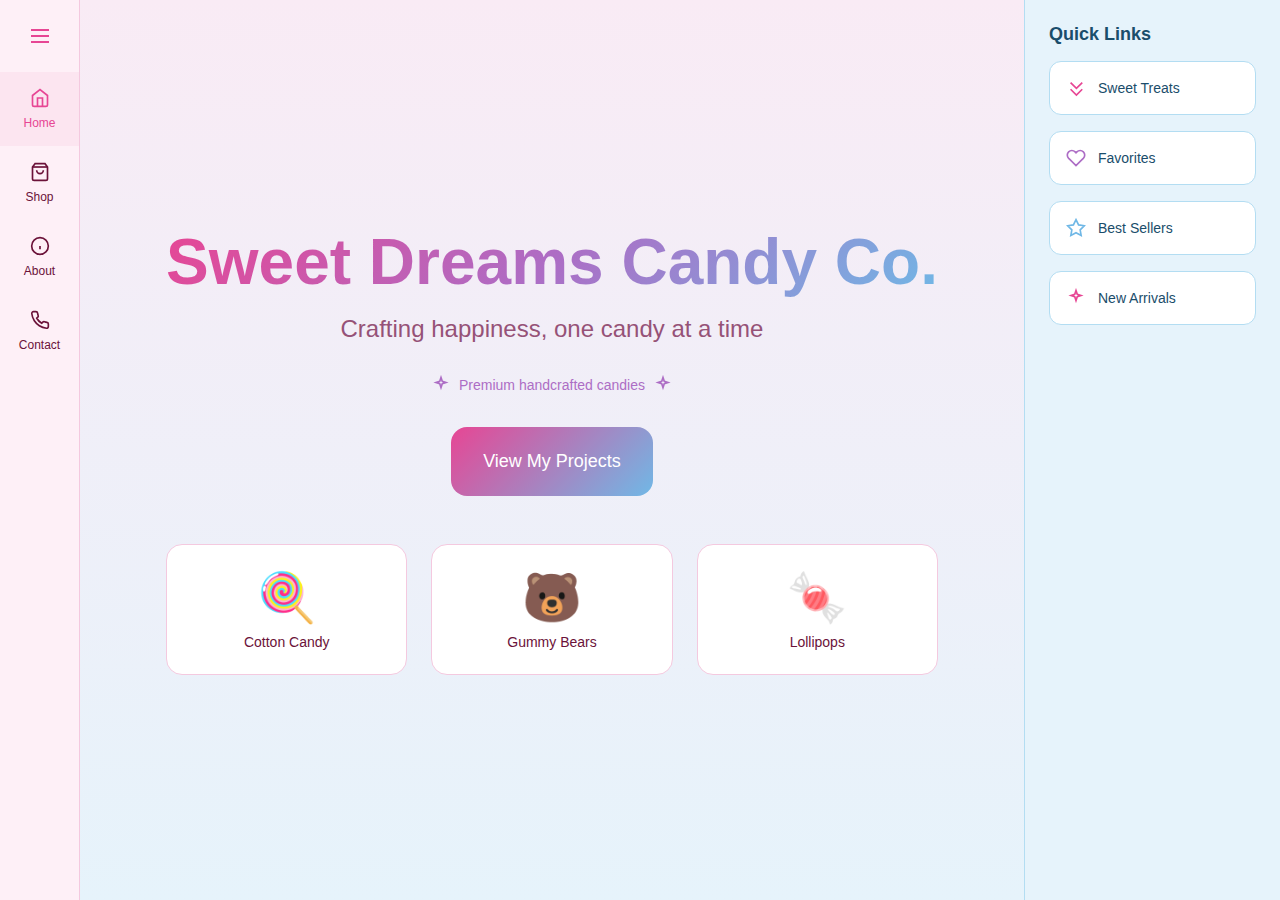
<file: index.html>
<!DOCTYPE html>
<html lang="en">
  <head>
    <meta charset="UTF-8" />
    <meta name="viewport" content="width=device-width, initial-scale=1.0" />
    <title>Sweet Dreams Candy Co. - Premium Handcrafted Candies</title>
    <meta
      name="description"
      content="Discover premium handcrafted candies at Sweet Dreams Candy Co. From cotton candy to gummy bears, we craft happiness one candy at a time."
    />

    <style>
      * {
        margin: 0;
        padding: 0;
        box-sizing: border-box;
      }

      body {
        font-family: -apple-system, BlinkMacSystemFont, "Segoe UI", Roboto,
          "Helvetica Neue", Arial, sans-serif;
        background: linear-gradient(180deg, #f9ebf5 0%, #e6f3fb 100%);
        min-height: 100vh;
        display: flex;
        overflow-x: hidden;
      }

      /* Left Sidebar */
      .left-sidebar {
        width: 80px;
        min-height: 100vh;
        background: #fef0f7;
        border-right: 1px solid #f4c9df;
        display: flex;
        flex-direction: column;
        align-items: center;
        padding: 24px 0;
      }

      .sidebar-icon {
        width: 24px;
        height: 24px;
        margin-bottom: 24px;
        color: #e74694;
      }

      .nav-item {
        width: 100%;
        display: flex;
        flex-direction: column;
        align-items: center;
        gap: 8px;
        padding: 16px 0;
        cursor: pointer;
        transition: all 0.3s;
        text-decoration: none;
        color: #6b1239;
      }

      .nav-item:hover {
        background: #fce5f0;
      }

      .nav-item.active {
        background: #fce5f0;
        color: #e74694;
      }

      .nav-item svg {
        width: 20px;
        height: 20px;
      }

      .nav-item span {
        font-size: 12px;
        font-weight: 500;
      }

      /* Main Content */
      .main-content {
        flex: 1;
        display: flex;
        flex-direction: column;
        align-items: center;
        justify-content: center;
        padding: 32px;
        min-height: 100vh;
      }

      .hero-section {
        text-align: center;
        max-width: 800px;
        animation: fadeIn 1s ease-out;
      }

      @keyframes fadeIn {
        from {
          opacity: 0;
          transform: translateY(20px);
        }
        to {
          opacity: 1;
          transform: translateY(0);
        }
      }

      .main-title {
        font-size: 4rem;
        font-weight: bold;
        background: linear-gradient(
          135deg,
          #e74694 0%,
          #ad6dc5 50%,
          #70b8e6 100%
        );
        -webkit-background-clip: text;
        -webkit-text-fill-color: transparent;
        background-clip: text;
        margin-bottom: 16px;
        animation: slideInUp 1s ease-out;
      }

      @keyframes slideInUp {
        from {
          opacity: 0;
          transform: translateY(30px);
        }
        to {
          opacity: 1;
          transform: translateY(0);
        }
      }

      .subtitle {
        font-size: 1.5rem;
        color: #965277;
        font-weight: 500;
        margin-bottom: 32px;
        animation: slideInUp 1s ease-out 0.15s both;
      }

      .sparkles-line {
        display: flex;
        align-items: center;
        justify-content: center;
        gap: 8px;
        color: #ad6dc5;
        margin-bottom: 32px;
        animation: slideInUp 1s ease-out 0.3s both;
      }

      .sparkles-line svg {
        width: 20px;
        height: 20px;
      }

      .sparkles-line span {
        font-size: 14px;
        font-weight: 500;
      }

      .cta-button {
        background: linear-gradient(135deg, #e74694 0%, #70b8e6 100%);
        color: white;
        font-size: 18px;
        font-weight: 500;
        padding: 24px 32px;
        border: none;
        border-radius: 16px;
        cursor: pointer;
        transition: all 0.3s;
        animation: slideInUp 1s ease-out 0.5s both;
      }

      .cta-button:hover {
        transform: scale(1.05);
        box-shadow: 0 10px 30px rgba(231, 70, 148, 0.3);
      }

      .candy-grid {
        display: grid;
        grid-template-columns: repeat(3, 1fr);
        gap: 24px;
        margin-top: 48px;
        animation: fadeIn 1s ease-out 0.7s both;
      }

      .candy-card {
        background: white;
        padding: 24px;
        border-radius: 16px;
        border: 1px solid #f4c9df;
        cursor: pointer;
        transition: all 0.3s;
      }

      .candy-card:hover {
        border-color: #e74694;
        box-shadow: 0 10px 30px rgba(231, 70, 148, 0.15);
        transform: translateY(-4px);
      }

      .candy-card .emoji {
        font-size: 48px;
        margin-bottom: 8px;
        display: block;
        transition: transform 0.3s;
      }

      .candy-card:hover .emoji {
        transform: scale(1.1);
      }

      .candy-card p {
        font-size: 14px;
        font-weight: 500;
        color: #6b1239;
      }

      /* Right Side Menu */
      .right-menu {
        width: 256px;
        min-height: 100vh;
        background: #e6f3fb;
        border-left: 1px solid #b3ddf2;
        padding: 24px;
      }

      .menu-title {
        font-size: 18px;
        font-weight: bold;
        color: #1a4d6b;
        margin-bottom: 16px;
      }

      .menu-card {
        background: white;
        padding: 16px;
        border-radius: 12px;
        border: 1px solid #b3ddf2;
        margin-bottom: 16px;
        cursor: pointer;
        transition: all 0.3s;
        display: flex;
        align-items: center;
        gap: 12px;
      }

      .menu-card:hover {
        background: #f9fafb;
        transform: translateX(-4px);
      }

      .menu-card svg {
        width: 20px;
        height: 20px;
        transition: transform 0.3s;
      }

      .menu-card:hover svg {
        transform: scale(1.1);
      }

      .menu-card.primary svg {
        color: #e74694;
      }

      .menu-card.accent svg {
        color: #ad6dc5;
      }

      .menu-card.secondary svg {
        color: #70b8e6;
      }

      .menu-card span {
        font-size: 14px;
        font-weight: 500;
        color: #1a4d6b;
      }

      /* Responsive Design */
      @media (max-width: 768px) {
        .main-title {
          font-size: 2.5rem;
        }

        .subtitle {
          font-size: 1.2rem;
        }

        .candy-grid {
          grid-template-columns: 1fr;
        }

        .right-menu {
          display: none;
        }

        .left-sidebar {
          width: 60px;
        }
      }
    </style>
  </head>
  <body>
    <!-- Left Sidebar -->
    <nav class="left-sidebar">
      <svg
        class="sidebar-icon"
        viewBox="0 0 24 24"
        fill="none"
        stroke="currentColor"
        stroke-width="2"
      >
        <line x1="3" y1="12" x2="21" y2="12"></line>
        <line x1="3" y1="6" x2="21" y2="6"></line>
        <line x1="3" y1="18" x2="21" y2="18"></line>
      </svg>

      <a href="#" class="nav-item active">
        <svg
          viewBox="0 0 24 24"
          fill="none"
          stroke="currentColor"
          stroke-width="2"
        >
          <path d="M3 9l9-7 9 7v11a2 2 0 0 1-2 2H5a2 2 0 0 1-2-2z"></path>
          <polyline points="9 22 9 12 15 12 15 22"></polyline>
        </svg>
        <span>Home</span>
      </a>

      <a href="#" class="nav-item">
        <svg
          viewBox="0 0 24 24"
          fill="none"
          stroke="currentColor"
          stroke-width="2"
        >
          <path d="M6 2L3 6v14a2 2 0 0 0 2 2h14a2 2 0 0 0 2-2V6l-3-4z"></path>
          <line x1="3" y1="6" x2="21" y2="6"></line>
          <path d="M16 10a4 4 0 0 1-8 0"></path>
        </svg>
        <span>Shop</span>
      </a>

      <a href="#" class="nav-item">
        <svg
          viewBox="0 0 24 24"
          fill="none"
          stroke="currentColor"
          stroke-width="2"
        >
          <circle cx="12" cy="12" r="10"></circle>
          <line x1="12" y1="16" x2="12" y2="12"></line>
          <line x1="12" y1="8" x2="12.01" y2="8"></line>
        </svg>
        <span>About</span>
      </a>

      <a href="#" class="nav-item">
        <svg
          viewBox="0 0 24 24"
          fill="none"
          stroke="currentColor"
          stroke-width="2"
        >
          <path
            d="M22 16.92v3a2 2 0 0 1-2.18 2 19.79 19.79 0 0 1-8.63-3.07 19.5 19.5 0 0 1-6-6 19.79 19.79 0 0 1-3.07-8.67A2 2 0 0 1 4.11 2h3a2 2 0 0 1 2 1.72 12.84 12.84 0 0 0 .7 2.81 2 2 0 0 1-.45 2.11L8.09 9.91a16 16 0 0 0 6 6l1.27-1.27a2 2 0 0 1 2.11-.45 12.84 12.84 0 0 0 2.81.7A2 2 0 0 1 22 16.92z"
          ></path>
        </svg>
        <span>Contact</span>
      </a>
    </nav>

    <!-- Main Content -->
    <main class="main-content">
      <div class="hero-section">
        <h1 class="main-title">Sweet Dreams Candy Co.</h1>
        <p class="subtitle">Crafting happiness, one candy at a time</p>

        <div class="sparkles-line">
          <svg
            viewBox="0 0 24 24"
            fill="none"
            stroke="currentColor"
            stroke-width="2"
          >
            <path
              d="M12 3l1.5 4.5L18 9l-4.5 1.5L12 15l-1.5-4.5L6 9l4.5-1.5L12 3z"
            ></path>
          </svg>
          <span>Premium handcrafted candies</span>
          <svg
            viewBox="0 0 24 24"
            fill="none"
            stroke="currentColor"
            stroke-width="2"
          >
            <path
              d="M12 3l1.5 4.5L18 9l-4.5 1.5L12 15l-1.5-4.5L6 9l4.5-1.5L12 3z"
            ></path>
          </svg>
        </div>

        <button class="cta-button" onclick="alert('Projects coming soon!')">
          View My Projects
        </button>

        <div class="candy-grid">
          <div class="candy-card">
            <span class="emoji">🍭</span>
            <p>Cotton Candy</p>
          </div>
          <div class="candy-card">
            <span class="emoji">🐻</span>
            <p>Gummy Bears</p>
          </div>
          <div class="candy-card">
            <span class="emoji">🍬</span>
            <p>Lollipops</p>
          </div>
        </div>
      </div>
    </main>

    <!-- Right Menu -->
    <aside class="right-menu">
      <h3 class="menu-title">Quick Links</h3>

      <div class="menu-card primary">
        <svg
          viewBox="0 0 24 24"
          fill="none"
          stroke="currentColor"
          stroke-width="2"
        >
          <path d="M19.5 5.5l-7 7-7-7"></path>
          <path d="M19.5 13.5l-7 7-7-7"></path>
        </svg>
        <span>Sweet Treats</span>
      </div>

      <div class="menu-card accent">
        <svg
          viewBox="0 0 24 24"
          fill="none"
          stroke="currentColor"
          stroke-width="2"
        >
          <path
            d="M20.84 4.61a5.5 5.5 0 0 0-7.78 0L12 5.67l-1.06-1.06a5.5 5.5 0 0 0-7.78 7.78l1.06 1.06L12 21.23l7.78-7.78 1.06-1.06a5.5 5.5 0 0 0 0-7.78z"
          ></path>
        </svg>
        <span>Favorites</span>
      </div>

      <div class="menu-card secondary">
        <svg
          viewBox="0 0 24 24"
          fill="none"
          stroke="currentColor"
          stroke-width="2"
        >
          <polygon
            points="12 2 15.09 8.26 22 9.27 17 14.14 18.18 21.02 12 17.77 5.82 21.02 7 14.14 2 9.27 8.91 8.26 12 2"
          ></polygon>
        </svg>
        <span>Best Sellers</span>
      </div>

      <div class="menu-card primary">
        <svg
          viewBox="0 0 24 24"
          fill="none"
          stroke="currentColor"
          stroke-width="2"
        >
          <path
            d="M12 3l1.5 4.5L18 9l-4.5 1.5L12 15l-1.5-4.5L6 9l4.5-1.5L12 3z"
          ></path>
        </svg>
        <span>New Arrivals</span>
      </div>
    </aside>

    <script>
      // Add smooth scroll behavior
      document.querySelectorAll('a[href^="#"]').forEach((anchor) => {
        anchor.addEventListener("click", function (e) {
          e.preventDefault();
          const target = document.querySelector(this.getAttribute("href"));
          if (target) {
            target.scrollIntoView({
              behavior: "smooth",
            });
          }
        });
      });

      // Add active state to nav items
      document.querySelectorAll(".nav-item").forEach((item) => {
        item.addEventListener("click", function () {
          document.querySelectorAll(".nav-item").forEach((nav) => {
            nav.classList.remove("active");
          });
          this.classList.add("active");
        });
      });

      // Add click effects to menu cards
      document.querySelectorAll(".menu-card").forEach((card) => {
        card.addEventListener("click", function () {
          this.style.transform = "scale(0.95)";
          setTimeout(() => {
            this.style.transform = "";
          }, 150);
        });
      });

      // Add hover effect enhancement to candy cards
      document.querySelectorAll(".candy-card").forEach((card) => {
        card.addEventListener("mouseenter", function () {
          this.style.transition = "all 0.3s ease";
        });
      });
    </script>
  </body>
</html>
</file>
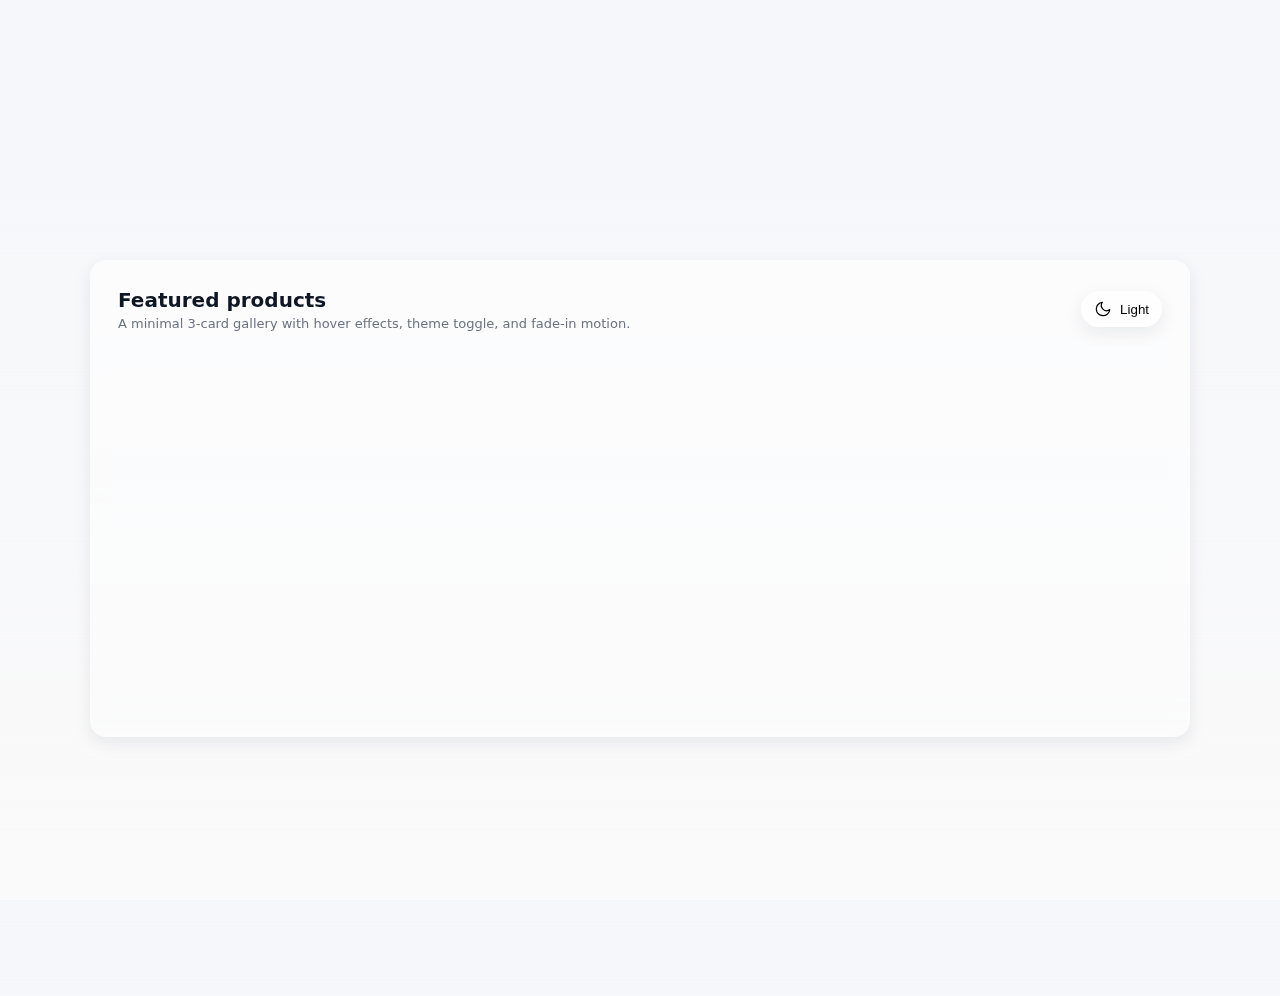
<file: Gallery/index.html>
<!DOCTYPE html>
<html lang="en">
  <head>
    <meta charset="utf-8" />
    <meta name="viewport" content="width=device-width,initial-scale=1" />
    <title>3-Card Product Gallery — Light / Dark Theme</title>
    <style>
      :root {
        --bg: #f6f7fb;
        --card: #ffffff;
        --text: #0f1724;
        --muted: #6b7280;
        --accent: #7c3aed;
        --shadow: 0 6px 18px rgba(15, 23, 36, 0.08);
        --glass: rgba(255, 255, 255, 0.6);
      }
      .dark {
        --bg: #0b1020;
        --card: #0f1724;
        --text: #f8fafc;
        --muted: #94a3b8;
        --accent: #8b5cf6;
        --shadow: 0 8px 30px rgba(2, 6, 23, 0.6);
        --glass: rgba(255, 255, 255, 0.04);
      }

      /* Basic layout */
      html,
      body {
        height: 100%;
      }
      body {
        margin: 0;
        font-family: Inter, ui-sans-serif, system-ui, -apple-system, "Segoe UI",
          Roboto, "Helvetica Neue", Arial;
        background: linear-gradient(180deg, var(--bg), rgba(0, 0, 0, 0.02));
        color: var(--text);
        -webkit-font-smoothing: antialiased;
        -moz-osx-font-smoothing: grayscale;
        display: flex;
        align-items: center;
        justify-content: center;
        padding: 48px;
      }

      .shell {
        width: 100%;
        max-width: 1100px;
        padding: 28px;
        border-radius: 16px;
        box-sizing: border-box;
        backdrop-filter: blur(6px);
        background: linear-gradient(
          180deg,
          rgba(255, 255, 255, 0.6),
          rgba(255, 255, 255, 0.35)
        );
        box-shadow: var(--shadow);
      }
      .dark .shell {
        background: linear-gradient(
          180deg,
          rgba(255, 255, 255, 0.03),
          rgba(255, 255, 255, 0.02)
        );
      }

      header {
        display: flex;
        align-items: center;
        justify-content: space-between;
        margin-bottom: 18px;
      }
      h1 {
        font-size: 20px;
        margin: 0;
      }
      p.lead {
        margin: 4px 0 0;
        font-size: 13px;
        color: var(--muted);
      }

      /* Theme toggle */
      .controls {
        display: flex;
        gap: 12px;
        align-items: center;
      }
      .toggle {
        display: inline-flex;
        align-items: center;
        gap: 8px;
        padding: 8px 12px;
        border-radius: 999px;
        border: 1px solid transparent;
        cursor: pointer;
        background: var(--glass);
        box-shadow: var(--shadow);
        user-select: none;
      }
      .toggle:focus {
        outline: 3px solid rgba(124, 58, 237, 0.18);
      }

      /* Grid */
      .grid {
        display: grid;
        grid-template-columns: repeat(auto-fit, minmax(240px, 1fr));
        gap: 18px;
      }

      /* Card */
      .card {
        background: var(--card);
        border-radius: 14px;
        overflow: hidden;
        position: relative;
        transition: transform 0.34s cubic-bezier(0.2, 0.9, 0.2, 1),
          box-shadow 0.34s;
        box-shadow: var(--shadow);
        transform: translateY(6px);
        display: flex;
        flex-direction: column;
        will-change: transform, box-shadow;
        min-height: 360px;
      }
      .card:focus-within {
        transform: translateY(0);
        box-shadow: 0 18px 40px rgba(0, 0, 0, 0.18);
      }
      .card:hover {
        transform: translateY(-8px);
        box-shadow: 0 30px 60px rgba(0, 0, 0, 0.18);
      }

      /* Product media */
      .media {
        height: 180px;
        background: linear-gradient(135deg, #e9d5ff, #fff7ed);
        display: grid;
        place-items: center;
      }
      .dark .media {
        background: linear-gradient(
          135deg,
          rgba(139, 92, 246, 0.14),
          rgba(255, 255, 255, 0.02)
        );
      }
      .media svg {
        width: 70%;
        height: auto;
        opacity: 0.95;
      }

      /* Details */
      .details {
        padding: 16px;
        display: flex;
        flex-direction: column;
        gap: 10px;
        flex: 1;
      }
      .title {
        font-weight: 600;
        font-size: 16px;
      }
      .desc {
        font-size: 13px;
        color: var(--muted);
        margin: 0;
      }
      .foot {
        display: flex;
        align-items: center;
        justify-content: space-between;
        margin-top: auto;
      }
      .price {
        font-weight: 700;
      }
      .btn {
        border: 0;
        padding: 8px 12px;
        border-radius: 10px;
        background: linear-gradient(90deg, var(--accent), #5b21b6);
        color: white;
        font-weight: 600;
        cursor: pointer;
        box-shadow: 0 6px 18px rgba(124, 58, 237, 0.18);
        transition: transform 0.18s ease;
        align-self: flex-end;
      }
      .btn:active {
        transform: translateY(1px);
      }

      /* Overlay on hover: reveal more actions */
      .actions {
        position: absolute;
        right: 12px;
        top: 12px;
        background: var(--glass);
        backdrop-filter: blur(6px);
        padding: 6px;
        border-radius: 10px;
        display: flex;
        gap: 6px;
        opacity: 0;
        transform: translateY(-6px) scale(0.98);
        transition: all 0.28s ease;
      }
      .card:hover .actions {
        opacity: 1;
        transform: translateY(0) scale(1);
      }

      .icon-btn {
        border: 0;
        background: transparent;
        padding: 6px;
        border-radius: 8px;
        cursor: pointer;
      }
      .icon-btn:focus {
        outline: 2px solid rgba(124, 58, 237, 0.14);
      }

      /* Fade-in animations */
      @keyframes fadeUp {
        from {
          opacity: 0;
          transform: translateY(12px);
        }
        to {
          opacity: 1;
          transform: translateY(0);
        }
      }
      .card {
        opacity: 0;
        animation: fadeUp 0.6s cubic-bezier(0.2, 0.9, 0.2, 1) forwards;
      }
      .card[data-delay="1"] {
        animation-delay: 0.12s;
      }
      .card[data-delay="2"] {
        animation-delay: 0.24s;
      }
      .card[data-delay="3"] {
        animation-delay: 0.36s;
      }

      /* Responsive tweak */
      @media (max-width: 520px) {
        body {
          padding: 18px;
        }
        .shell {
          padding: 18px;
        }
        .media {
          height: 150px;
        }
      }
    </style>
  </head>
  <body>
    <div class="shell" role="region" aria-label="Product gallery">
      <header>
        <div>
          <h1>Featured products</h1>
          <p class="lead">
            A minimal 3‑card gallery with hover effects, theme toggle, and
            fade‑in motion.
          </p>
        </div>
        <div class="controls">
          <button
            id="themeToggle"
            class="toggle"
            aria-pressed="false"
            aria-label="Toggle color theme"
          >
            <svg
              width="18"
              height="18"
              viewBox="0 0 24 24"
              fill="none"
              aria-hidden="true"
            >
              <path
                d="M21 12.79A9 9 0 1111.21 3 7 7 0 0021 12.79z"
                stroke="currentColor"
                stroke-width="1.6"
                stroke-linecap="round"
                stroke-linejoin="round"
              />
            </svg>
            <span id="themeLabel">Light</span>
          </button>
        </div>
      </header>

      <main class="grid" id="gallery">
        <article
          class="card"
          tabindex="0"
          data-delay="1"
          aria-labelledby="p1-title"
        >
          <div class="actions" aria-hidden="true">
            <button class="icon-btn" title="Wishlist">
              <svg width="18" height="18" viewBox="0 0 24 24" fill="none">
                <path
                  d="M20.8 6.6a4.6 4.6 0 00-6.5 0L12 8.9l-2.3-2.3a4.6 4.6 0 10-6.5 6.5L12 21.2l8.8-8.8a4.6 4.6 0 000-6.5z"
                  stroke="currentColor"
                  stroke-width="1.2"
                  stroke-linecap="round"
                  stroke-linejoin="round"
                />
              </svg>
            </button>
            <button class="icon-btn" title="Preview">
              <svg width="18" height="18" viewBox="0 0 24 24" fill="none">
                <path
                  d="M2 12s4-7 10-7 10 7 10 7-4 7-10 7S2 12 2 12z"
                  stroke="currentColor"
                  stroke-width="1.2"
                  stroke-linecap="round"
                  stroke-linejoin="round"
                />
              </svg>
            </button>
          </div>

          <div class="media" aria-hidden="true">
            <!-- SVG placeholder art -->
            <svg
              viewBox="0 0 600 400"
              xmlns="http://www.w3.org/2000/svg"
              role="img"
              aria-label="Product image"
            >
              <defs>
                <linearGradient id="g1" x1="0" x2="1">
                  <stop offset="0" stop-color="#fef3c7" />
                  <stop offset="1" stop-color="#fde68a" />
                </linearGradient>
              </defs>
              <rect width="100%" height="100%" rx="18" fill="url(#g1)" />
              <g
                transform="translate(80,50)"
                fill="none"
                stroke="#a16207"
                stroke-width="6"
              >
                <path d="M40 200c40-120 240-120 280 0" stroke-linecap="round" />
              </g>
            </svg>
          </div>

          <div class="details">
            <div>
              <div id="p1-title" class="title">Mango Citrus Tart</div>
              <p class="desc">
                Bright mango curd on a buttery shortcrust — the tropics in a
                bite.
              </p>
            </div>

            <div class="foot">
              <div>
                <div class="price">KES 950</div>
                <div class="desc">Free pickup • Ready in 2 days</div>
              </div>
              <button class="btn">Add to cart</button>
            </div>
          </div>
        </article>

        <article
          class="card"
          tabindex="0"
          data-delay="2"
          aria-labelledby="p2-title"
        >
          <div class="actions" aria-hidden="true">
            <button class="icon-btn" title="Wishlist">
              <svg width="18" height="18" viewBox="0 0 24 24" fill="none">
                <path
                  d="M20.8 6.6a4.6 4.6 0 00-6.5 0L12 8.9l-2.3-2.3a4.6 4.6 0 10-6.5 6.5L12 21.2l8.8-8.8a4.6 4.6 0 000-6.5z"
                  stroke="currentColor"
                  stroke-width="1.2"
                  stroke-linecap="round"
                  stroke-linejoin="round"
                />
              </svg>
            </button>
            <button class="icon-btn" title="Preview">
              <svg width="18" height="18" viewBox="0 0 24 24" fill="none">
                <path
                  d="M2 12s4-7 10-7 10 7 10 7-4 7-10 7S2 12 2 12z"
                  stroke="currentColor"
                  stroke-width="1.2"
                  stroke-linecap="round"
                  stroke-linejoin="round"
                />
              </svg>
            </button>
          </div>

          <div class="media" aria-hidden="true">
            <svg
              viewBox="0 0 600 400"
              xmlns="http://www.w3.org/2000/svg"
              role="img"
              aria-label="Product image"
            >
              <defs>
                <linearGradient id="g2" x1="0" x2="1">
                  <stop offset="0" stop-color="#ede9fe" />
                  <stop offset="1" stop-color="#f0abfc" />
                </linearGradient>
              </defs>
              <rect width="100%" height="100%" rx="18" fill="url(#g2)" />
              <g transform="translate(50,60)" stroke="#5b21b6" stroke-width="6">
                <circle
                  cx="160"
                  cy="120"
                  r="40"
                  fill="rgba(255,255,255,0.08)"
                />
              </g>
            </svg>
          </div>

          <div class="details">
            <div>
              <div id="p2-title" class="title">Lavender Honey Cheesecake</div>
              <p class="desc">
                Silky cheesecake perfumed with lavender and drizzled with wild
                honey.
              </p>
            </div>

            <div class="foot">
              <div>
                <div class="price">KES 1,250</div>
                <div class="desc">Ships nationwide • 3-day lead</div>
              </div>
              <button class="btn">Add to cart</button>
            </div>
          </div>
        </article>

        <article
          class="card"
          tabindex="0"
          data-delay="3"
          aria-labelledby="p3-title"
        >
          <div class="actions" aria-hidden="true">
            <button class="icon-btn" title="Wishlist">
              <svg width="18" height="18" viewBox="0 0 24 24" fill="none">
                <path
                  d="M20.8 6.6a4.6 4.6 0 00-6.5 0L12 8.9l-2.3-2.3a4.6 4.6 0 10-6.5 6.5L12 21.2l8.8-8.8a4.6 4.6 0 000-6.5z"
                  stroke="currentColor"
                  stroke-width="1.2"
                  stroke-linecap="round"
                  stroke-linejoin="round"
                />
              </svg>
            </button>
            <button class="icon-btn" title="Preview">
              <svg width="18" height="18" viewBox="0 0 24 24" fill="none">
                <path
                  d="M2 12s4-7 10-7 10 7 10 7-4 7-10 7S2 12 2 12z"
                  stroke="currentColor"
                  stroke-width="1.2"
                  stroke-linecap="round"
                  stroke-linejoin="round"
                />
              </svg>
            </button>
          </div>

          <div class="media" aria-hidden="true">
            <svg
              viewBox="0 0 600 400"
              xmlns="http://www.w3.org/2000/svg"
              role="img"
              aria-label="Product image"
            >
              <defs>
                <linearGradient id="g3" x1="0" x2="1">
                  <stop offset="0" stop-color="#d1fae5" />
                  <stop offset="1" stop-color="#bbf7d0" />
                </linearGradient>
              </defs>
              <rect width="100%" height="100%" rx="18" fill="url(#g3)" />
              <g transform="translate(70,60)" stroke="#065f46" stroke-width="6">
                <path
                  d="M40 80c40-30 160-30 200 0"
                  stroke-linecap="round"
                  fill="none"
                />
              </g>
            </svg>
          </div>

          <div class="details">
            <div>
              <div id="p3-title" class="title">Cocoa Spice Brownie</div>
              <p class="desc">
                Deep, fudgy brownie with a whisper of Kenyan coffee and
                cinnamon.
              </p>
            </div>

            <div class="foot">
              <div>
                <div class="price">KES 700</div>
                <div class="desc">Pickup & delivery options</div>
              </div>
              <button class="btn">Add to cart</button>
            </div>
          </div>
        </article>
      </main>
    </div>

    <script>
      (function () {
        const root = document.documentElement;
        const body = document.body;
        const toggle = document.getElementById("themeToggle");
        const label = document.getElementById("themeLabel");

        // Initialize theme based on localStorage or prefers-color-scheme
        const saved = localStorage.getItem("site-theme");
        const prefersDark =
          window.matchMedia &&
          window.matchMedia("(prefers-color-scheme: dark)").matches;
        const startDark = saved ? saved === "dark" : prefersDark;
        if (startDark) body.classList.add("dark");
        label.textContent = body.classList.contains("dark") ? "Dark" : "Light";
        toggle.setAttribute("aria-pressed", body.classList.contains("dark"));

        toggle.addEventListener("click", () => {
          const isDark = body.classList.toggle("dark");
          label.textContent = isDark ? "Dark" : "Light";
          toggle.setAttribute("aria-pressed", isDark);
          localStorage.setItem("site-theme", isDark ? "dark" : "light");
        });

        // Keyboard accessibility for cards: Enter opens preview (demo)
        document.querySelectorAll(".card").forEach((card) => {
          card.addEventListener("keydown", (e) => {
            if (e.key === "Enter") {
              const title = card.querySelector(".title").textContent;
              alert("Preview: " + title);
            }
          });
        });

        // Simple purchase/demo interaction (progressive enhancement)
        document.querySelectorAll(".btn").forEach((btn) => {
          btn.addEventListener("click", (e) => {
            const card = e.target.closest(".card");
            const name = card.querySelector(".title").textContent;
            btn.textContent = "Added ✓";
            btn.disabled = true;
            btn.style.opacity = 0.95;
            setTimeout(() => {
              btn.textContent = "Add to cart";
              btn.disabled = false;
              btn.style.opacity = 1;
            }, 1400);
            // In real app: add to cart logic here
          });
        });
      })();
    </script>
  </body>
</html>
</file>
